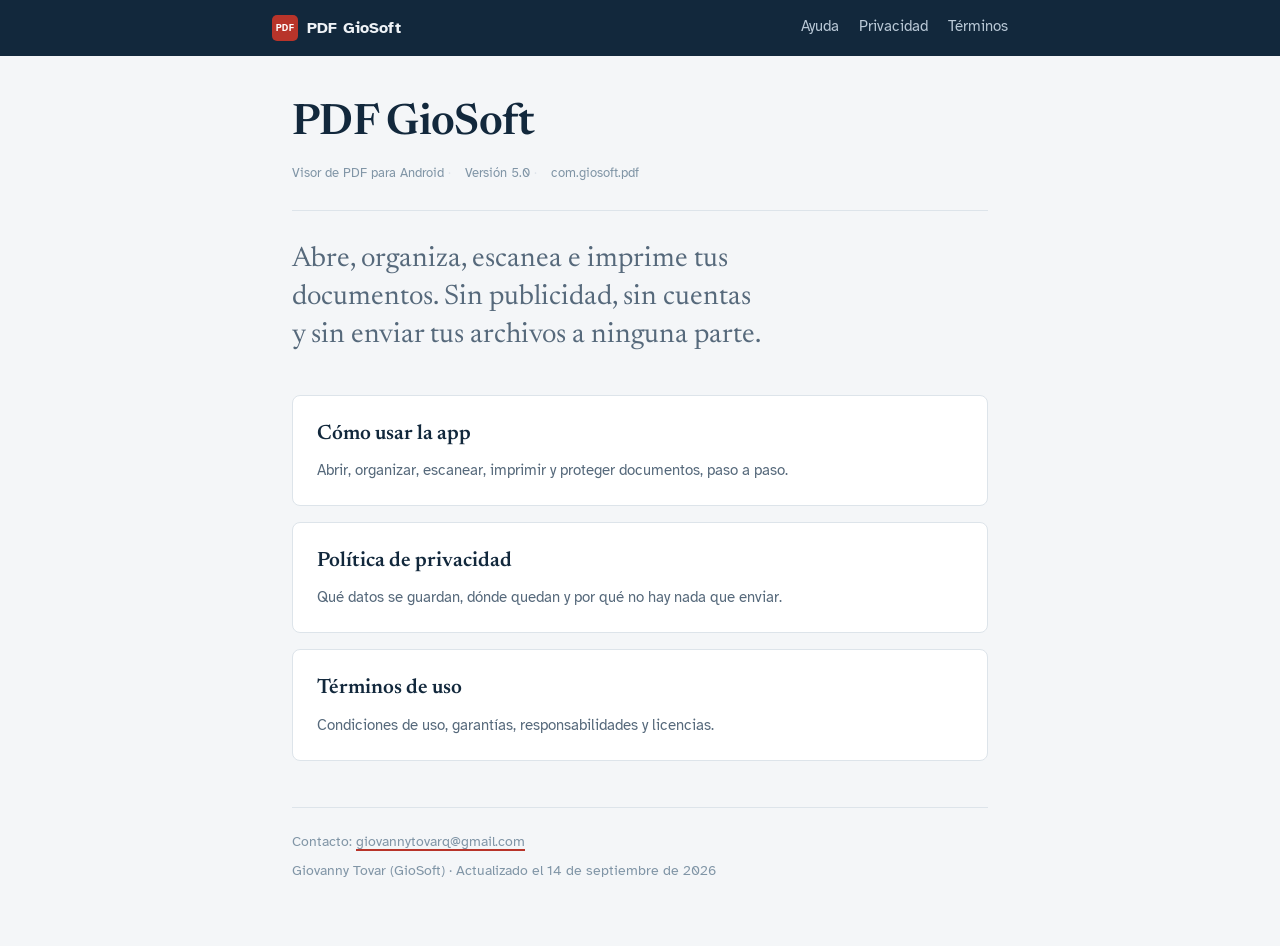
<file: web/index.html>
<!doctype html>
<html lang="es">
<head>
<meta charset="utf-8">
<meta name="viewport" content="width=device-width, initial-scale=1">
<title>PDF GioSoft · Información legal</title>
<meta name="description" content="Política de privacidad y términos de uso de PDF GioSoft, visor de PDF para Android sin publicidad.">
<link rel="preconnect" href="https://fonts.googleapis.com">
<link rel="preconnect" href="https://fonts.gstatic.com" crossorigin>
<link rel="stylesheet" href="https://fonts.googleapis.com/css2?family=Atkinson+Hyperlegible:wght@400;700&family=Newsreader:opsz,wght@6..72,500;6..72,600&display=swap">
<link rel="stylesheet" href="estilos.css">
</head>
<body>

<header class="barra">
    <div class="barra-interior">
        <a class="marca" href="index.html">
            <span class="marca-icono" aria-hidden="true">PDF</span>
            PDF GioSoft
        </a>
        <nav>
            <a href="ayuda.html">Ayuda</a>
            <a href="privacidad.html">Privacidad</a>
            <a href="terminos.html">Términos</a>
        </nav>
    </div>
</header>

<main class="hoja">
    <h1>PDF GioSoft</h1>

    <div class="ficha">
        <span>Visor de PDF para Android</span>
        <span>Versión 5.0</span>
        <span>com.giosoft.pdf</span>
    </div>

    <p class="portada-lema">
        Abre, organiza, escanea e imprime tus documentos. Sin publicidad, sin
        cuentas y sin enviar tus archivos a ninguna parte.
    </p>

    <div class="documentos">
        <a class="documento" href="ayuda.html">
            <h2>Cómo usar la app</h2>
            <p>Abrir, organizar, escanear, imprimir y proteger documentos, paso a paso.</p>
        </a>
        <a class="documento" href="privacidad.html">
            <h2>Política de privacidad</h2>
            <p>Qué datos se guardan, dónde quedan y por qué no hay nada que enviar.</p>
        </a>
        <a class="documento" href="terminos.html">
            <h2>Términos de uso</h2>
            <p>Condiciones de uso, garantías, responsabilidades y licencias.</p>
        </a>
    </div>

    <footer class="pie">
        <div>Contacto: <a href="mailto:giovannytovarq@gmail.com">giovannytovarq@gmail.com</a></div>
        <div>Giovanny Tovar (GioSoft) · Actualizado el 14 de septiembre de 2026</div>
    </footer>
</main>

</body>
</html>
</file>
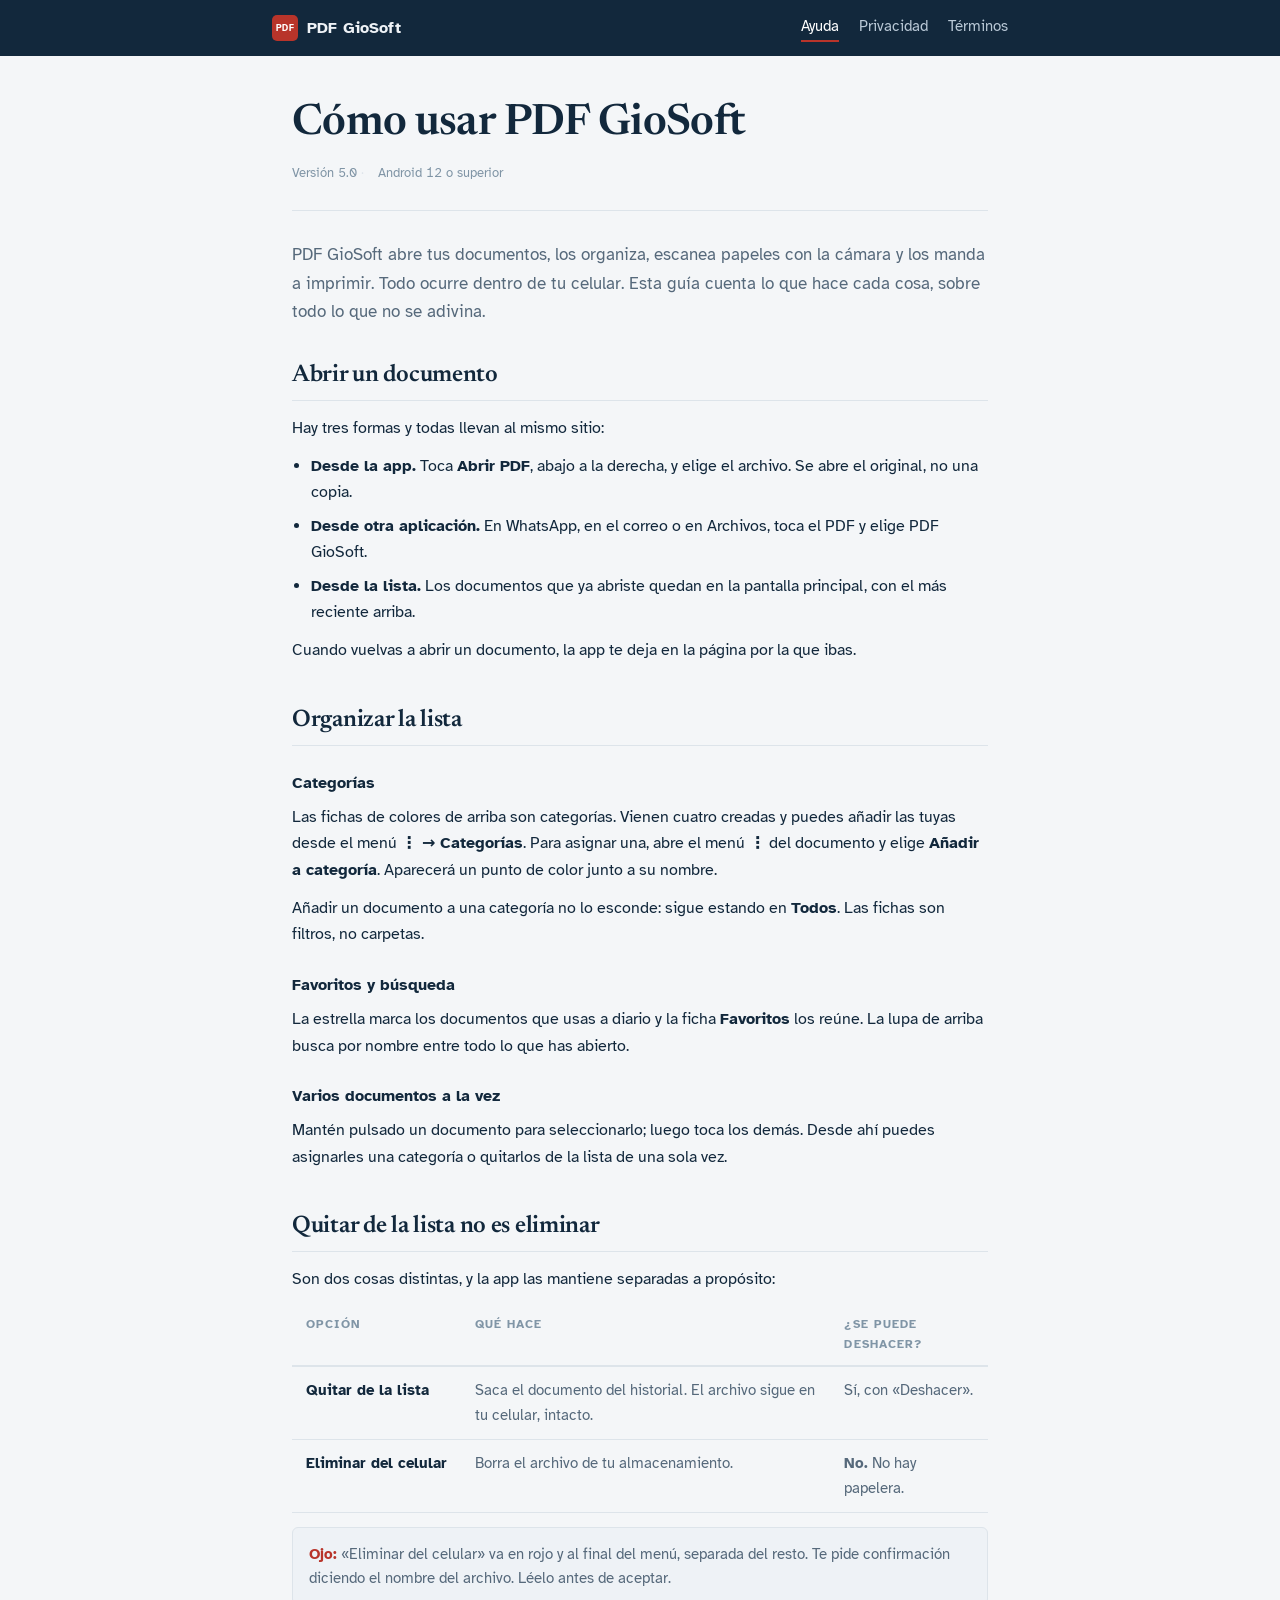
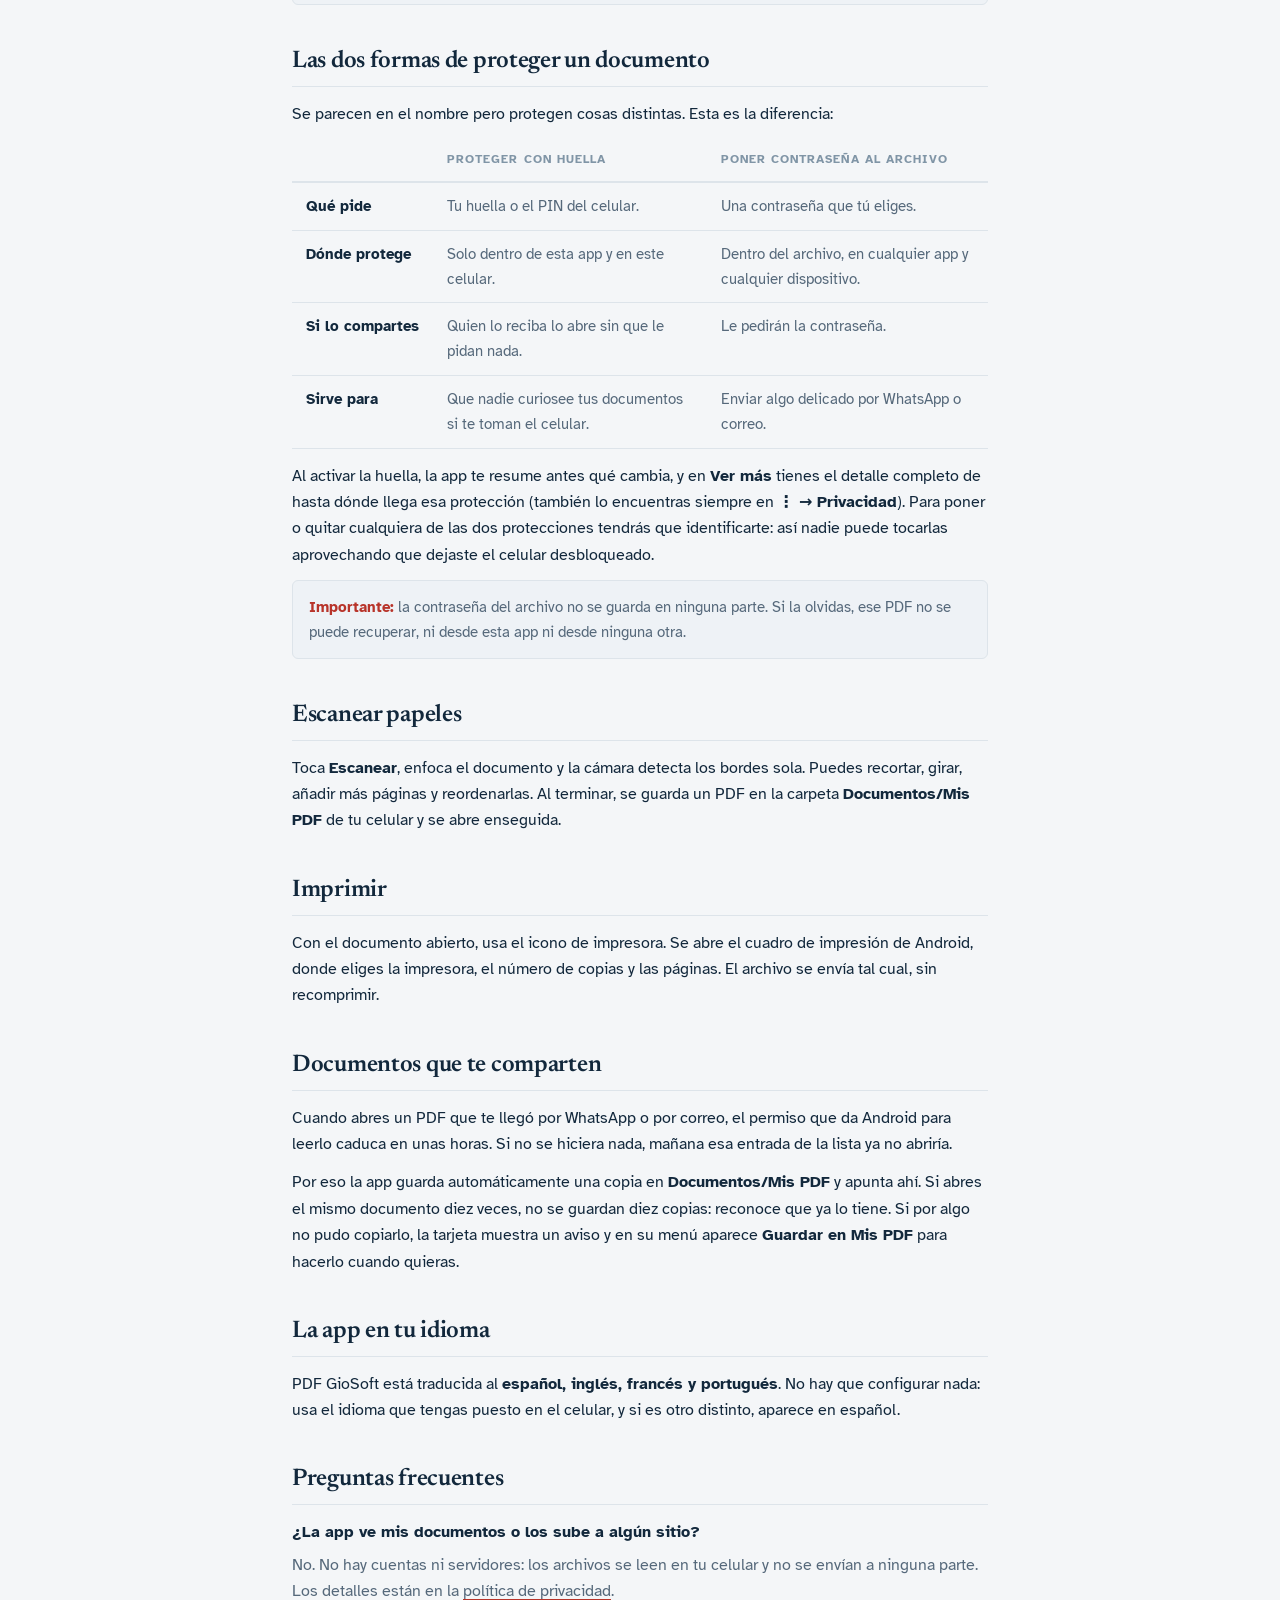
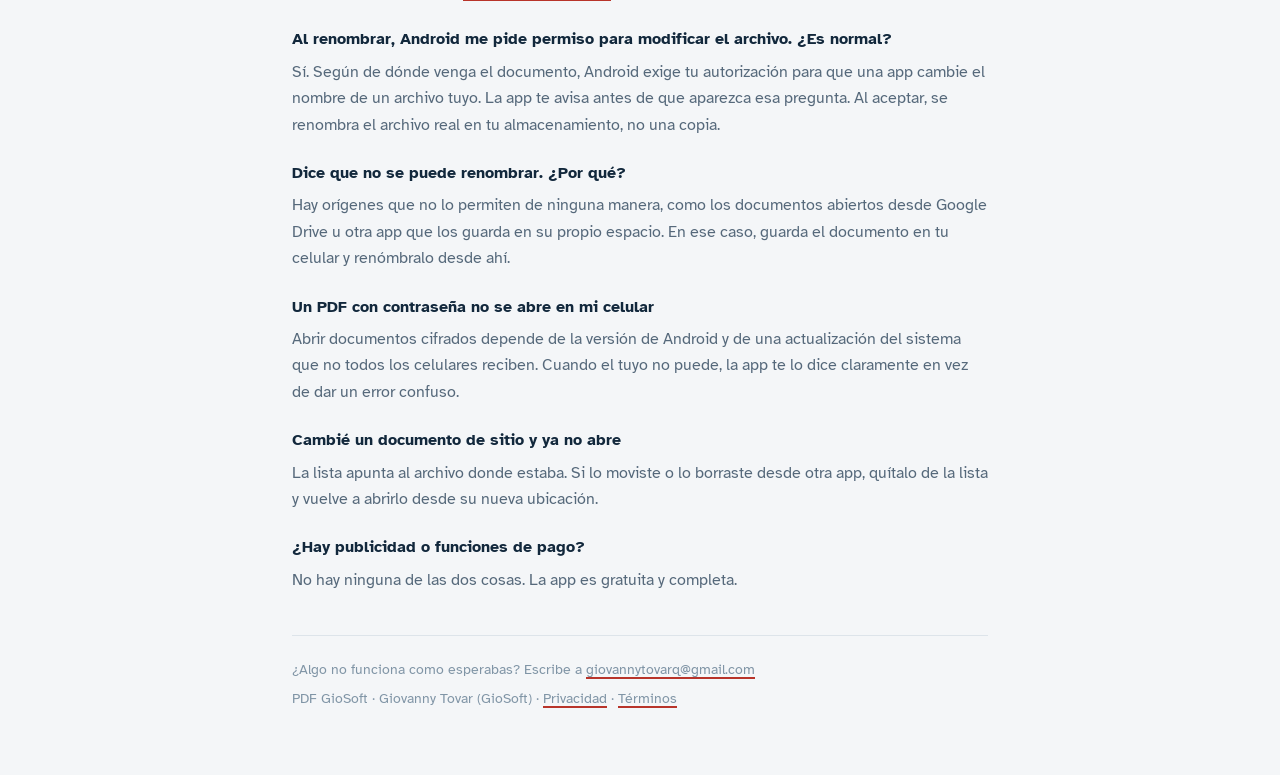
<file: web/ayuda.html>
<!doctype html>
<html lang="es">
<head>
<meta charset="utf-8">
<meta name="viewport" content="width=device-width, initial-scale=1">
<title>Cómo usar PDF GioSoft</title>
<meta name="description" content="Guía de uso de PDF GioSoft: abrir y organizar documentos, escanear, imprimir, proteger con huella o contraseña y resolver dudas frecuentes.">
<link rel="preconnect" href="https://fonts.googleapis.com">
<link rel="preconnect" href="https://fonts.gstatic.com" crossorigin>
<link rel="stylesheet" href="https://fonts.googleapis.com/css2?family=Atkinson+Hyperlegible:wght@400;700&family=Newsreader:opsz,wght@6..72,500;6..72,600&display=swap">
<link rel="stylesheet" href="estilos.css">
</head>
<body>

<header class="barra">
    <div class="barra-interior">
        <a class="marca" href="index.html">
            <span class="marca-icono" aria-hidden="true">PDF</span>
            PDF GioSoft
        </a>
        <nav>
            <a href="ayuda.html" aria-current="page">Ayuda</a>
            <a href="privacidad.html">Privacidad</a>
            <a href="terminos.html">Términos</a>
        </nav>
    </div>
</header>

<main class="hoja">
    <h1>Cómo usar PDF GioSoft</h1>

    <div class="ficha">
        <span>Versión 5.0</span>
        <span>Android 12 o superior</span>
    </div>

    <p class="entrada">
        PDF GioSoft abre tus documentos, los organiza, escanea papeles con la
        cámara y los manda a imprimir. Todo ocurre dentro de tu celular. Esta
        guía cuenta lo que hace cada cosa, sobre todo lo que no se adivina.
    </p>

    <section class="seccion">
        <h2>Abrir un documento</h2>
        <p>
            Hay tres formas y todas llevan al mismo sitio:
        </p>
        <ul>
            <li>
                <strong>Desde la app.</strong> Toca <strong>Abrir PDF</strong>,
                abajo a la derecha, y elige el archivo. Se abre el original, no
                una copia.
            </li>
            <li>
                <strong>Desde otra aplicación.</strong> En WhatsApp, en el
                correo o en Archivos, toca el PDF y elige PDF GioSoft.
            </li>
            <li>
                <strong>Desde la lista.</strong> Los documentos que ya abriste
                quedan en la pantalla principal, con el más reciente arriba.
            </li>
        </ul>
        <p>
            Cuando vuelvas a abrir un documento, la app te deja en la página por
            la que ibas.
        </p>
    </section>

    <section class="seccion">
        <h2>Organizar la lista</h2>

        <h3>Categorías</h3>
        <p>
            Las fichas de colores de arriba son categorías. Vienen cuatro
            creadas y puedes añadir las tuyas desde el menú <strong>⋮ →
            Categorías</strong>. Para asignar una, abre el menú <strong>⋮</strong>
            del documento y elige <strong>Añadir a categoría</strong>. Aparecerá
            un punto de color junto a su nombre.
        </p>
        <p>
            Añadir un documento a una categoría no lo esconde: sigue estando en
            <strong>Todos</strong>. Las fichas son filtros, no carpetas.
        </p>

        <h3>Favoritos y búsqueda</h3>
        <p>
            La estrella marca los documentos que usas a diario y la ficha
            <strong>Favoritos</strong> los reúne. La lupa de arriba busca por
            nombre entre todo lo que has abierto.
        </p>

        <h3>Varios documentos a la vez</h3>
        <p>
            Mantén pulsado un documento para seleccionarlo; luego toca los demás.
            Desde ahí puedes asignarles una categoría o quitarlos de la lista de
            una sola vez.
        </p>
    </section>

    <section class="seccion">
        <h2>Quitar de la lista no es eliminar</h2>
        <p>
            Son dos cosas distintas, y la app las mantiene separadas a propósito:
        </p>
        <div class="tabla">
            <table>
                <thead>
                    <tr>
                        <th scope="col">Opción</th>
                        <th scope="col">Qué hace</th>
                        <th scope="col">¿Se puede deshacer?</th>
                    </tr>
                </thead>
                <tbody>
                    <tr>
                        <th scope="row">Quitar de la lista</th>
                        <td>Saca el documento del historial. El archivo sigue en tu celular, intacto.</td>
                        <td>Sí, con «Deshacer».</td>
                    </tr>
                    <tr>
                        <th scope="row">Eliminar del celular</th>
                        <td>Borra el archivo de tu almacenamiento.</td>
                        <td><strong>No.</strong> No hay papelera.</td>
                    </tr>
                </tbody>
            </table>
        </div>
        <p class="nota">
            <strong>Ojo:</strong> «Eliminar del celular» va en rojo y al final del
            menú, separada del resto. Te pide confirmación diciendo el nombre del
            archivo. Léelo antes de aceptar.
        </p>
    </section>

    <section class="seccion">
        <h2>Las dos formas de proteger un documento</h2>
        <p>
            Se parecen en el nombre pero protegen cosas distintas. Esta es la
            diferencia:
        </p>
        <div class="tabla">
            <table>
                <thead>
                    <tr>
                        <th scope="col"></th>
                        <th scope="col">Proteger con huella</th>
                        <th scope="col">Poner contraseña al archivo</th>
                    </tr>
                </thead>
                <tbody>
                    <tr>
                        <th scope="row">Qué pide</th>
                        <td>Tu huella o el PIN del celular.</td>
                        <td>Una contraseña que tú eliges.</td>
                    </tr>
                    <tr>
                        <th scope="row">Dónde protege</th>
                        <td>Solo dentro de esta app y en este celular.</td>
                        <td>Dentro del archivo, en cualquier app y cualquier dispositivo.</td>
                    </tr>
                    <tr>
                        <th scope="row">Si lo compartes</th>
                        <td>Quien lo reciba lo abre sin que le pidan nada.</td>
                        <td>Le pedirán la contraseña.</td>
                    </tr>
                    <tr>
                        <th scope="row">Sirve para</th>
                        <td>Que nadie curiosee tus documentos si te toman el celular.</td>
                        <td>Enviar algo delicado por WhatsApp o correo.</td>
                    </tr>
                </tbody>
            </table>
        </div>
        <p>
            Al activar la huella, la app te resume antes qué cambia, y en
            <strong>Ver más</strong> tienes el detalle completo de hasta dónde
            llega esa protección (también lo encuentras siempre en
            <strong>⋮ → Privacidad</strong>). Para poner o quitar cualquiera de
            las dos protecciones tendrás que identificarte: así nadie puede
            tocarlas aprovechando que dejaste el celular desbloqueado.
        </p>
        <p class="nota">
            <strong>Importante:</strong> la contraseña del archivo no se guarda
            en ninguna parte. Si la olvidas, ese PDF no se puede recuperar, ni
            desde esta app ni desde ninguna otra.
        </p>
    </section>

    <section class="seccion">
        <h2>Escanear papeles</h2>
        <p>
            Toca <strong>Escanear</strong>, enfoca el documento y la cámara
            detecta los bordes sola. Puedes recortar, girar, añadir más páginas y
            reordenarlas. Al terminar, se guarda un PDF en la carpeta
            <strong>Documentos/Mis PDF</strong> de tu celular y se abre
            enseguida.
        </p>
    </section>

    <section class="seccion">
        <h2>Imprimir</h2>
        <p>
            Con el documento abierto, usa el icono de impresora. Se abre el
            cuadro de impresión de Android, donde eliges la impresora, el número
            de copias y las páginas. El archivo se envía tal cual, sin
            recomprimir.
        </p>
    </section>

    <section class="seccion">
        <h2>Documentos que te comparten</h2>
        <p>
            Cuando abres un PDF que te llegó por WhatsApp o por correo, el
            permiso que da Android para leerlo caduca en unas horas. Si no se
            hiciera nada, mañana esa entrada de la lista ya no abriría.
        </p>
        <p>
            Por eso la app guarda automáticamente una copia en
            <strong>Documentos/Mis PDF</strong> y apunta ahí. Si abres el mismo
            documento diez veces, no se guardan diez copias: reconoce que ya lo
            tiene. Si por algo no pudo copiarlo, la tarjeta muestra un aviso y en
            su menú aparece <strong>Guardar en Mis PDF</strong> para hacerlo
            cuando quieras.
        </p>
    </section>

    <section class="seccion">
        <h2>La app en tu idioma</h2>
        <p>
            PDF GioSoft está traducida al <strong>español, inglés, francés y
            portugués</strong>. No hay que configurar nada: usa el idioma que
            tengas puesto en el celular, y si es otro distinto, aparece en
            español.
        </p>
    </section>

    <section class="seccion">
        <h2>Preguntas frecuentes</h2>
        <div class="faq">
            <div>
                <h3>¿La app ve mis documentos o los sube a algún sitio?</h3>
                <p>
                    No. No hay cuentas ni servidores: los archivos se leen en tu
                    celular y no se envían a ninguna parte. Los detalles están en
                    la <a href="privacidad.html">política de privacidad</a>.
                </p>
            </div>

            <div>
                <h3>Al renombrar, Android me pide permiso para modificar el archivo. ¿Es normal?</h3>
                <p>
                    Sí. Según de dónde venga el documento, Android exige tu
                    autorización para que una app cambie el nombre de un archivo
                    tuyo. La app te avisa antes de que aparezca esa pregunta. Al
                    aceptar, se renombra el archivo real en tu almacenamiento,
                    no una copia.
                </p>
            </div>

            <div>
                <h3>Dice que no se puede renombrar. ¿Por qué?</h3>
                <p>
                    Hay orígenes que no lo permiten de ninguna manera, como los
                    documentos abiertos desde Google Drive u otra app que los
                    guarda en su propio espacio. En ese caso, guarda el documento
                    en tu celular y renómbralo desde ahí.
                </p>
            </div>

            <div>
                <h3>Un PDF con contraseña no se abre en mi celular</h3>
                <p>
                    Abrir documentos cifrados depende de la versión de Android y
                    de una actualización del sistema que no todos los celulares
                    reciben. Cuando el tuyo no puede, la app te lo dice
                    claramente en vez de dar un error confuso.
                </p>
            </div>

            <div>
                <h3>Cambié un documento de sitio y ya no abre</h3>
                <p>
                    La lista apunta al archivo donde estaba. Si lo moviste o lo
                    borraste desde otra app, quítalo de la lista y vuelve a
                    abrirlo desde su nueva ubicación.
                </p>
            </div>

            <div>
                <h3>¿Hay publicidad o funciones de pago?</h3>
                <p>
                    No hay ninguna de las dos cosas. La app es gratuita y
                    completa.
                </p>
            </div>
        </div>
    </section>

    <footer class="pie">
        <div>¿Algo no funciona como esperabas? Escribe a <a href="mailto:giovannytovarq@gmail.com">giovannytovarq@gmail.com</a></div>
        <div>PDF GioSoft · Giovanny Tovar (GioSoft) · <a href="privacidad.html">Privacidad</a> · <a href="terminos.html">Términos</a></div>
    </footer>
</main>

</body>
</html>
</file>
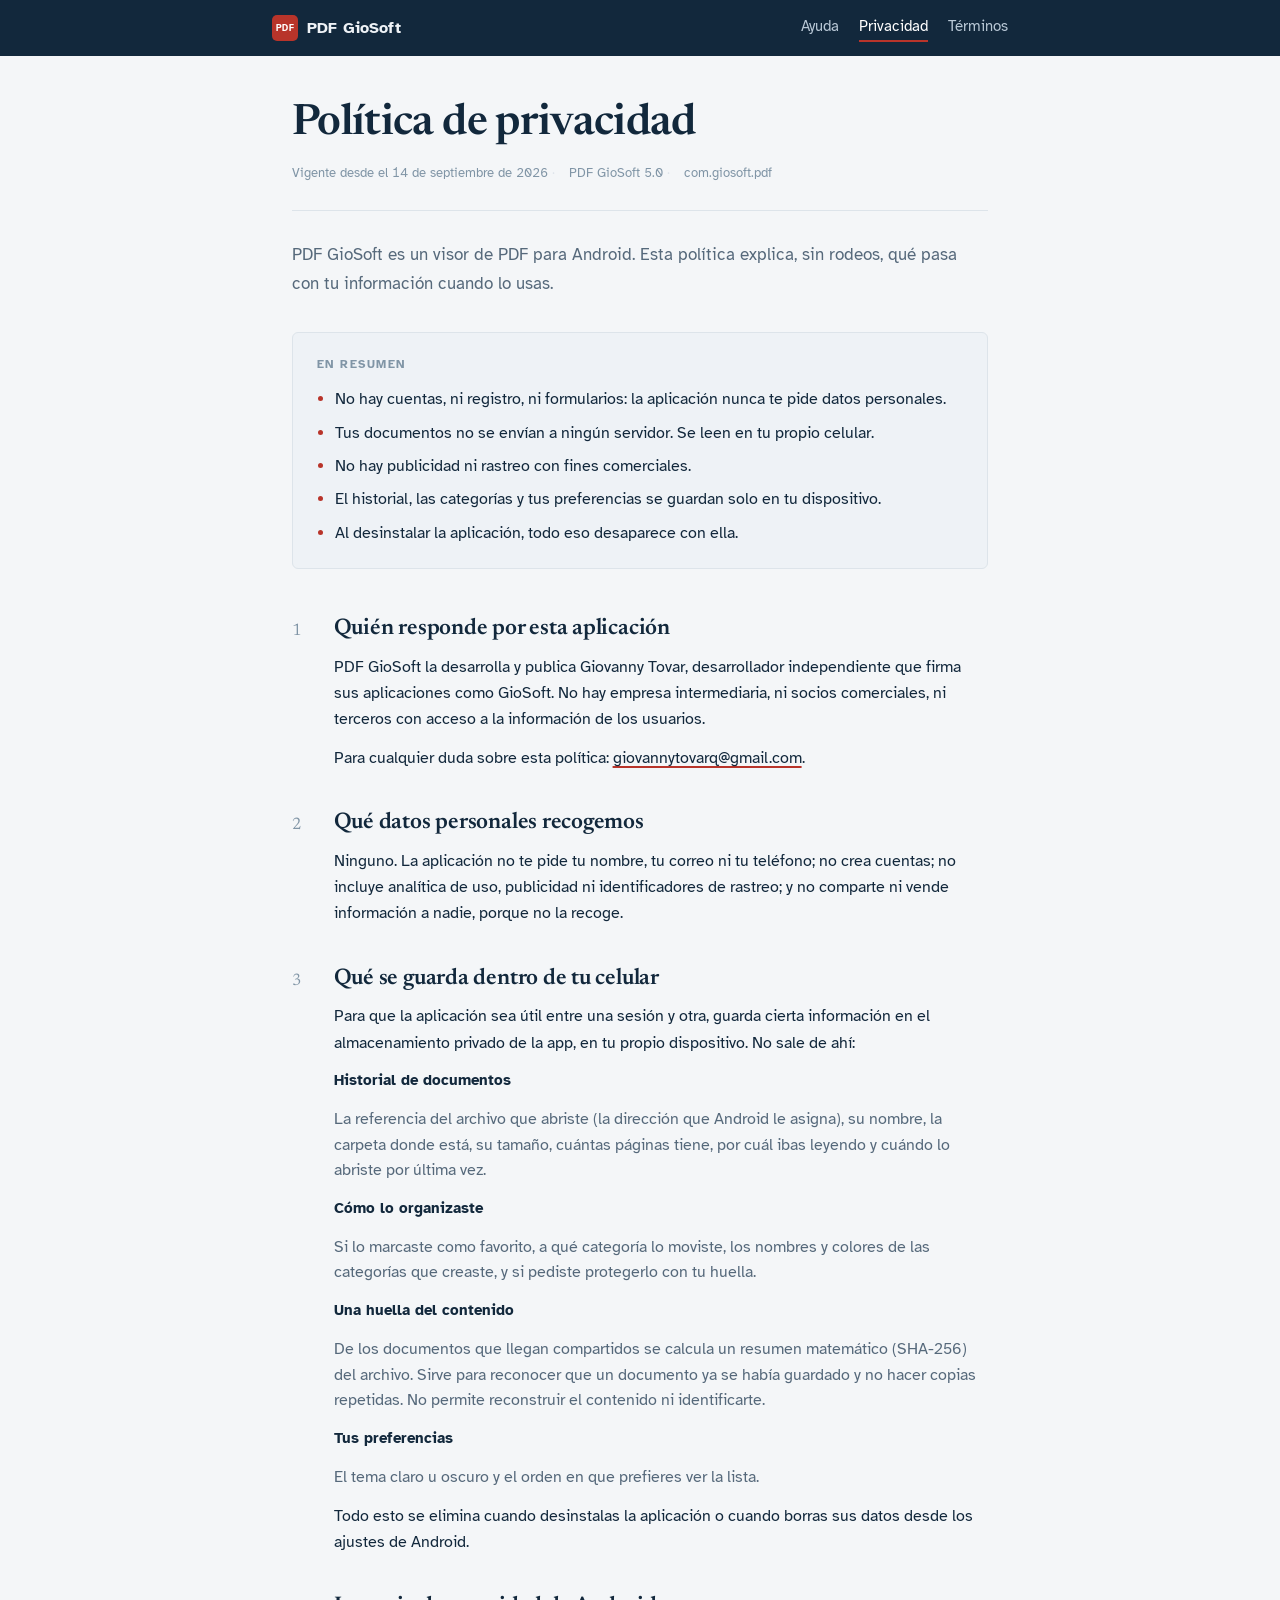
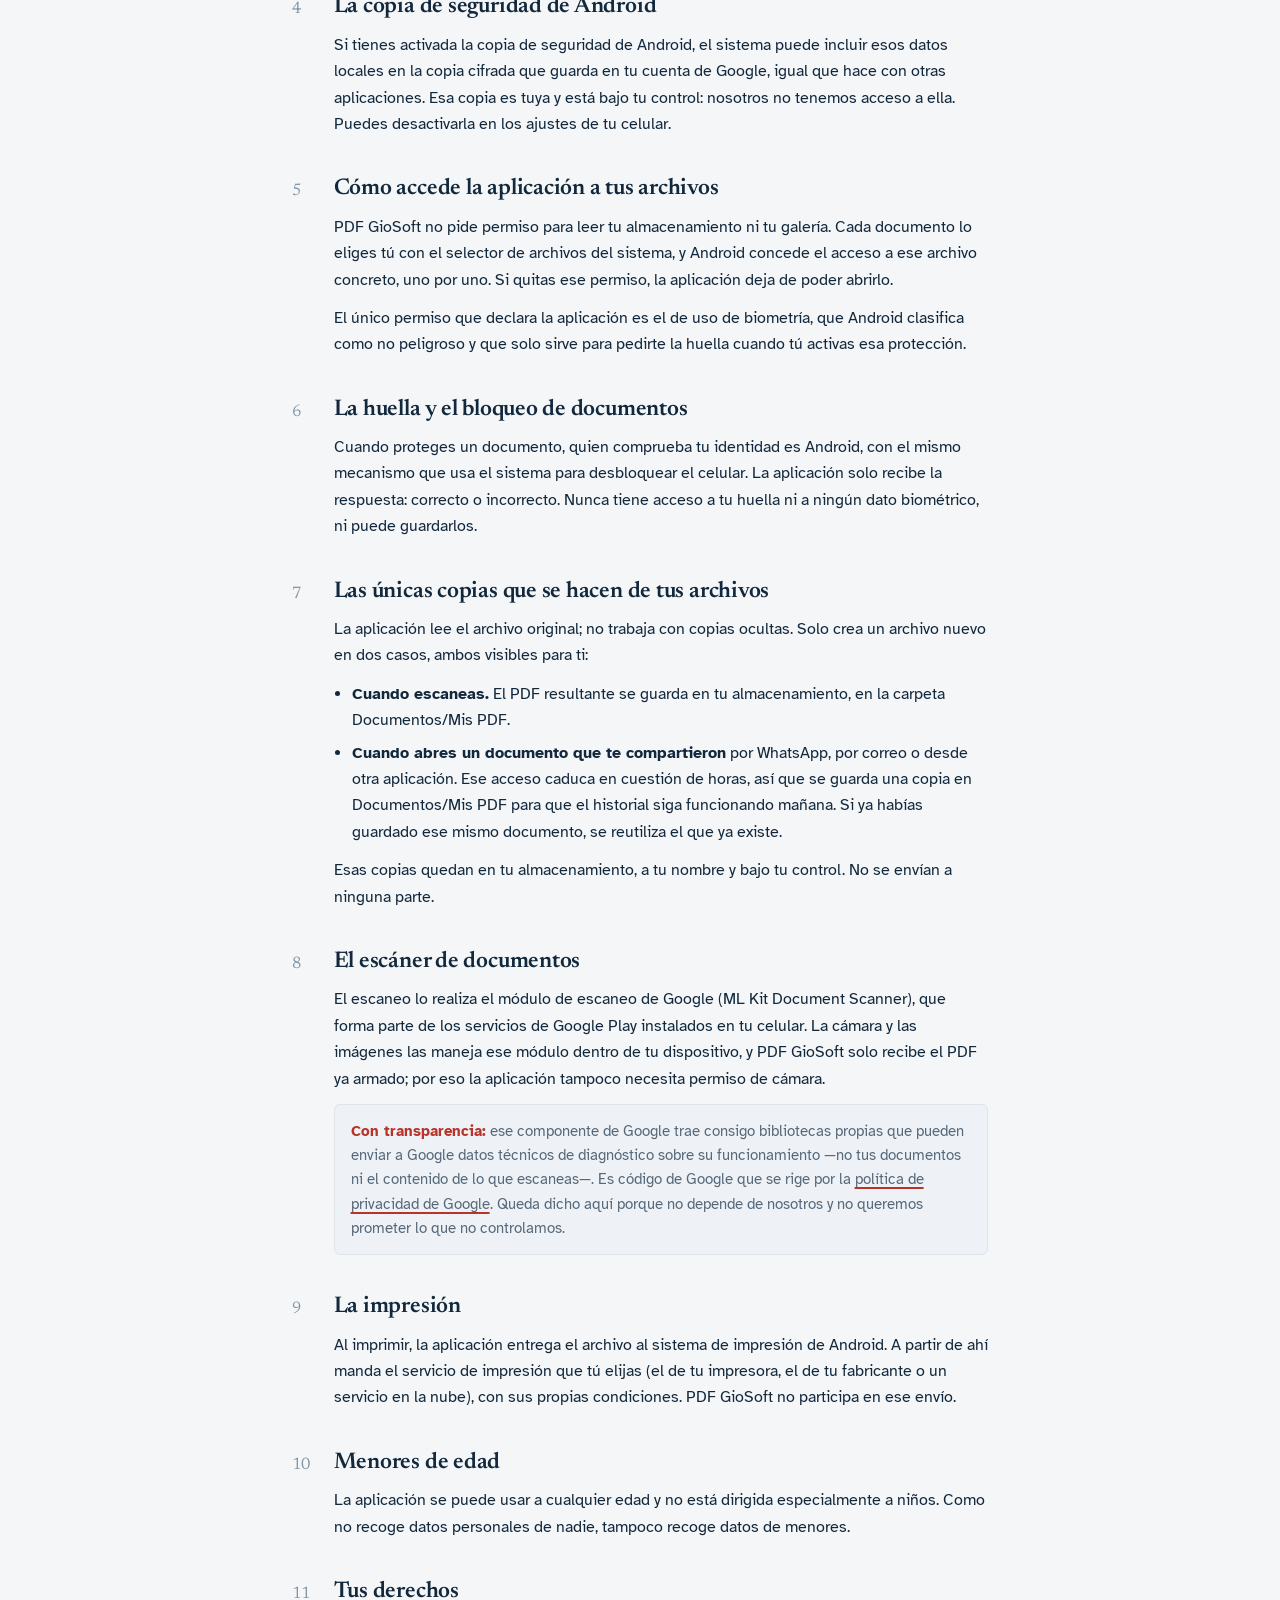
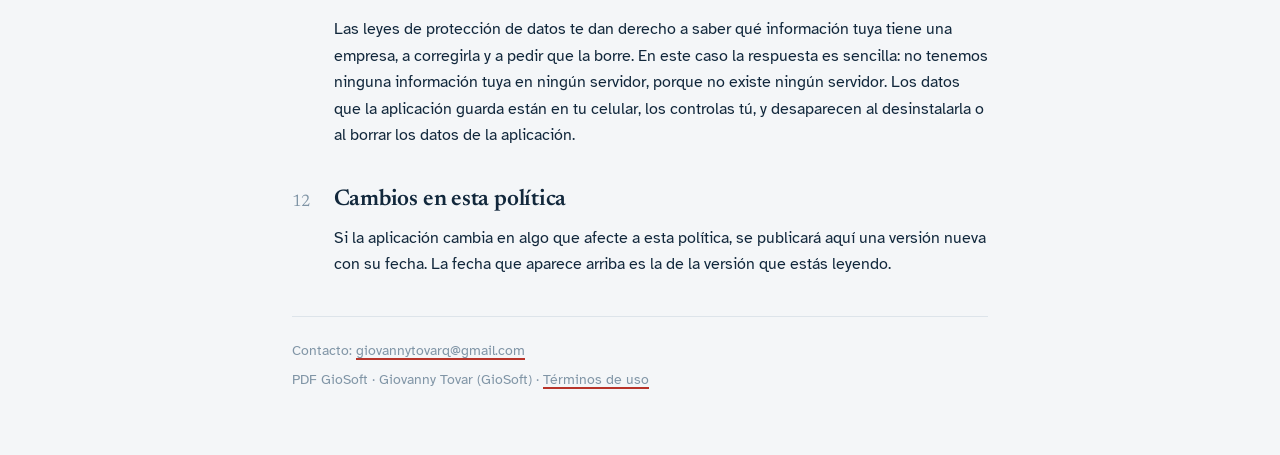
<file: web/privacidad.html>
<!doctype html>
<html lang="es">
<head>
<meta charset="utf-8">
<meta name="viewport" content="width=device-width, initial-scale=1">
<title>Política de privacidad · PDF GioSoft</title>
<meta name="description" content="Política de privacidad de PDF GioSoft, visor de PDF para Android: no recoge datos personales, no muestra publicidad y no envía tus documentos a ningún servidor.">
<link rel="preconnect" href="https://fonts.googleapis.com">
<link rel="preconnect" href="https://fonts.gstatic.com" crossorigin>
<link rel="stylesheet" href="https://fonts.googleapis.com/css2?family=Atkinson+Hyperlegible:wght@400;700&family=Newsreader:opsz,wght@6..72,500;6..72,600&display=swap">
<link rel="stylesheet" href="estilos.css">
</head>
<body>

<header class="barra">
    <div class="barra-interior">
        <a class="marca" href="index.html">
            <span class="marca-icono" aria-hidden="true">PDF</span>
            PDF GioSoft
        </a>
        <nav>
            <a href="ayuda.html">Ayuda</a>
            <a href="privacidad.html" aria-current="page">Privacidad</a>
            <a href="terminos.html">Términos</a>
        </nav>
    </div>
</header>

<main class="hoja">
    <h1>Política de privacidad</h1>

    <div class="ficha">
        <span>Vigente desde el 14 de septiembre de 2026</span>
        <span>PDF GioSoft 5.0</span>
        <span>com.giosoft.pdf</span>
    </div>

    <p class="entrada">
        PDF GioSoft es un visor de PDF para Android. Esta política explica, sin
        rodeos, qué pasa con tu información cuando lo usas.
    </p>

    <section class="resumen">
        <h2>En resumen</h2>
        <ul>
            <li>No hay cuentas, ni registro, ni formularios: la aplicación nunca te pide datos personales.</li>
            <li>Tus documentos no se envían a ningún servidor. Se leen en tu propio celular.</li>
            <li>No hay publicidad ni rastreo con fines comerciales.</li>
            <li>El historial, las categorías y tus preferencias se guardan solo en tu dispositivo.</li>
            <li>Al desinstalar la aplicación, todo eso desaparece con ella.</li>
        </ul>
    </section>

    <section class="clausula">
        <div class="numero">1</div>
        <div>
            <h2>Quién responde por esta aplicación</h2>
            <p>
                PDF GioSoft la desarrolla y publica Giovanny Tovar, desarrollador
                independiente que firma sus aplicaciones como GioSoft. No hay empresa
                intermediaria, ni socios comerciales, ni terceros con acceso a la
                información de los usuarios.
            </p>
            <p>
                Para cualquier duda sobre esta política:
                <a href="mailto:giovannytovarq@gmail.com">giovannytovarq@gmail.com</a>.
            </p>
        </div>
    </section>

    <section class="clausula">
        <div class="numero">2</div>
        <div>
            <h2>Qué datos personales recogemos</h2>
            <p>
                Ninguno. La aplicación no te pide tu nombre, tu correo ni tu teléfono;
                no crea cuentas; no incluye analítica de uso, publicidad ni
                identificadores de rastreo; y no comparte ni vende información a nadie,
                porque no la recoge.
            </p>
        </div>
    </section>

    <section class="clausula">
        <div class="numero">3</div>
        <div>
            <h2>Qué se guarda dentro de tu celular</h2>
            <p>
                Para que la aplicación sea útil entre una sesión y otra, guarda cierta
                información en el almacenamiento privado de la app, en tu propio
                dispositivo. No sale de ahí:
            </p>
            <dl>
                <dt>Historial de documentos</dt>
                <dd>
                    La referencia del archivo que abriste (la dirección que Android le
                    asigna), su nombre, la carpeta donde está, su tamaño, cuántas
                    páginas tiene, por cuál ibas leyendo y cuándo lo abriste por última
                    vez.
                </dd>

                <dt>Cómo lo organizaste</dt>
                <dd>
                    Si lo marcaste como favorito, a qué categoría lo moviste, los
                    nombres y colores de las categorías que creaste, y si pediste
                    protegerlo con tu huella.
                </dd>

                <dt>Una huella del contenido</dt>
                <dd>
                    De los documentos que llegan compartidos se calcula un resumen
                    matemático (SHA-256) del archivo. Sirve para reconocer que un
                    documento ya se había guardado y no hacer copias repetidas. No
                    permite reconstruir el contenido ni identificarte.
                </dd>

                <dt>Tus preferencias</dt>
                <dd>El tema claro u oscuro y el orden en que prefieres ver la lista.</dd>
            </dl>
            <p>
                Todo esto se elimina cuando desinstalas la aplicación o cuando borras
                sus datos desde los ajustes de Android.
            </p>
        </div>
    </section>

    <section class="clausula">
        <div class="numero">4</div>
        <div>
            <h2>La copia de seguridad de Android</h2>
            <p>
                Si tienes activada la copia de seguridad de Android, el sistema puede
                incluir esos datos locales en la copia cifrada que guarda en tu cuenta
                de Google, igual que hace con otras aplicaciones. Esa copia es tuya y
                está bajo tu control: nosotros no tenemos acceso a ella. Puedes
                desactivarla en los ajustes de tu celular.
            </p>
        </div>
    </section>

    <section class="clausula">
        <div class="numero">5</div>
        <div>
            <h2>Cómo accede la aplicación a tus archivos</h2>
            <p>
                PDF GioSoft no pide permiso para leer tu almacenamiento ni tu galería.
                Cada documento lo eliges tú con el selector de archivos del sistema, y
                Android concede el acceso a ese archivo concreto, uno por uno. Si
                quitas ese permiso, la aplicación deja de poder abrirlo.
            </p>
            <p>
                El único permiso que declara la aplicación es el de uso de biometría,
                que Android clasifica como no peligroso y que solo sirve para pedirte
                la huella cuando tú activas esa protección.
            </p>
        </div>
    </section>

    <section class="clausula">
        <div class="numero">6</div>
        <div>
            <h2>La huella y el bloqueo de documentos</h2>
            <p>
                Cuando proteges un documento, quien comprueba tu identidad es Android,
                con el mismo mecanismo que usa el sistema para desbloquear el celular.
                La aplicación solo recibe la respuesta: correcto o incorrecto. Nunca
                tiene acceso a tu huella ni a ningún dato biométrico, ni puede
                guardarlos.
            </p>
        </div>
    </section>

    <section class="clausula">
        <div class="numero">7</div>
        <div>
            <h2>Las únicas copias que se hacen de tus archivos</h2>
            <p>
                La aplicación lee el archivo original; no trabaja con copias ocultas.
                Solo crea un archivo nuevo en dos casos, ambos visibles para ti:
            </p>
            <ul>
                <li>
                    <strong>Cuando escaneas.</strong> El PDF resultante se guarda en tu
                    almacenamiento, en la carpeta Documentos/Mis PDF.
                </li>
                <li>
                    <strong>Cuando abres un documento que te compartieron</strong> por
                    WhatsApp, por correo o desde otra aplicación. Ese acceso caduca en
                    cuestión de horas, así que se guarda una copia en Documentos/Mis PDF
                    para que el historial siga funcionando mañana. Si ya habías guardado
                    ese mismo documento, se reutiliza el que ya existe.
                </li>
            </ul>
            <p>
                Esas copias quedan en tu almacenamiento, a tu nombre y bajo tu control.
                No se envían a ninguna parte.
            </p>
        </div>
    </section>

    <section class="clausula">
        <div class="numero">8</div>
        <div>
            <h2>El escáner de documentos</h2>
            <p>
                El escaneo lo realiza el módulo de escaneo de Google (ML Kit Document
                Scanner), que forma parte de los servicios de Google Play instalados en
                tu celular. La cámara y las imágenes las maneja ese módulo dentro de tu
                dispositivo, y PDF GioSoft solo recibe el PDF ya armado; por eso la
                aplicación tampoco necesita permiso de cámara.
            </p>
            <p class="nota">
                <strong>Con transparencia:</strong> ese componente de Google trae
                consigo bibliotecas propias que pueden enviar a Google datos técnicos de
                diagnóstico sobre su funcionamiento —no tus documentos ni el contenido
                de lo que escaneas—. Es código de Google que se rige por la
                <a href="https://policies.google.com/privacy" target="_blank" rel="noopener">política de privacidad de Google</a>.
                Queda dicho aquí porque no depende de nosotros y no queremos prometer lo
                que no controlamos.
            </p>
        </div>
    </section>

    <section class="clausula">
        <div class="numero">9</div>
        <div>
            <h2>La impresión</h2>
            <p>
                Al imprimir, la aplicación entrega el archivo al sistema de impresión de
                Android. A partir de ahí manda el servicio de impresión que tú elijas
                (el de tu impresora, el de tu fabricante o un servicio en la nube), con
                sus propias condiciones. PDF GioSoft no participa en ese envío.
            </p>
        </div>
    </section>

    <section class="clausula">
        <div class="numero">10</div>
        <div>
            <h2>Menores de edad</h2>
            <p>
                La aplicación se puede usar a cualquier edad y no está dirigida
                especialmente a niños. Como no recoge datos personales de nadie, tampoco
                recoge datos de menores.
            </p>
        </div>
    </section>

    <section class="clausula">
        <div class="numero">11</div>
        <div>
            <h2>Tus derechos</h2>
            <p>
                Las leyes de protección de datos te dan derecho a saber qué información
                tuya tiene una empresa, a corregirla y a pedir que la borre. En este
                caso la respuesta es sencilla: no tenemos ninguna información tuya en
                ningún servidor, porque no existe ningún servidor. Los datos que la
                aplicación guarda están en tu celular, los controlas tú, y desaparecen
                al desinstalarla o al borrar los datos de la aplicación.
            </p>
        </div>
    </section>

    <section class="clausula">
        <div class="numero">12</div>
        <div>
            <h2>Cambios en esta política</h2>
            <p>
                Si la aplicación cambia en algo que afecte a esta política, se publicará
                aquí una versión nueva con su fecha. La fecha que aparece arriba es la
                de la versión que estás leyendo.
            </p>
        </div>
    </section>

    <footer class="pie">
        <div>Contacto: <a href="mailto:giovannytovarq@gmail.com">giovannytovarq@gmail.com</a></div>
        <div>PDF GioSoft · Giovanny Tovar (GioSoft) · <a href="terminos.html">Términos de uso</a></div>
    </footer>
</main>

</body>
</html>
</file>
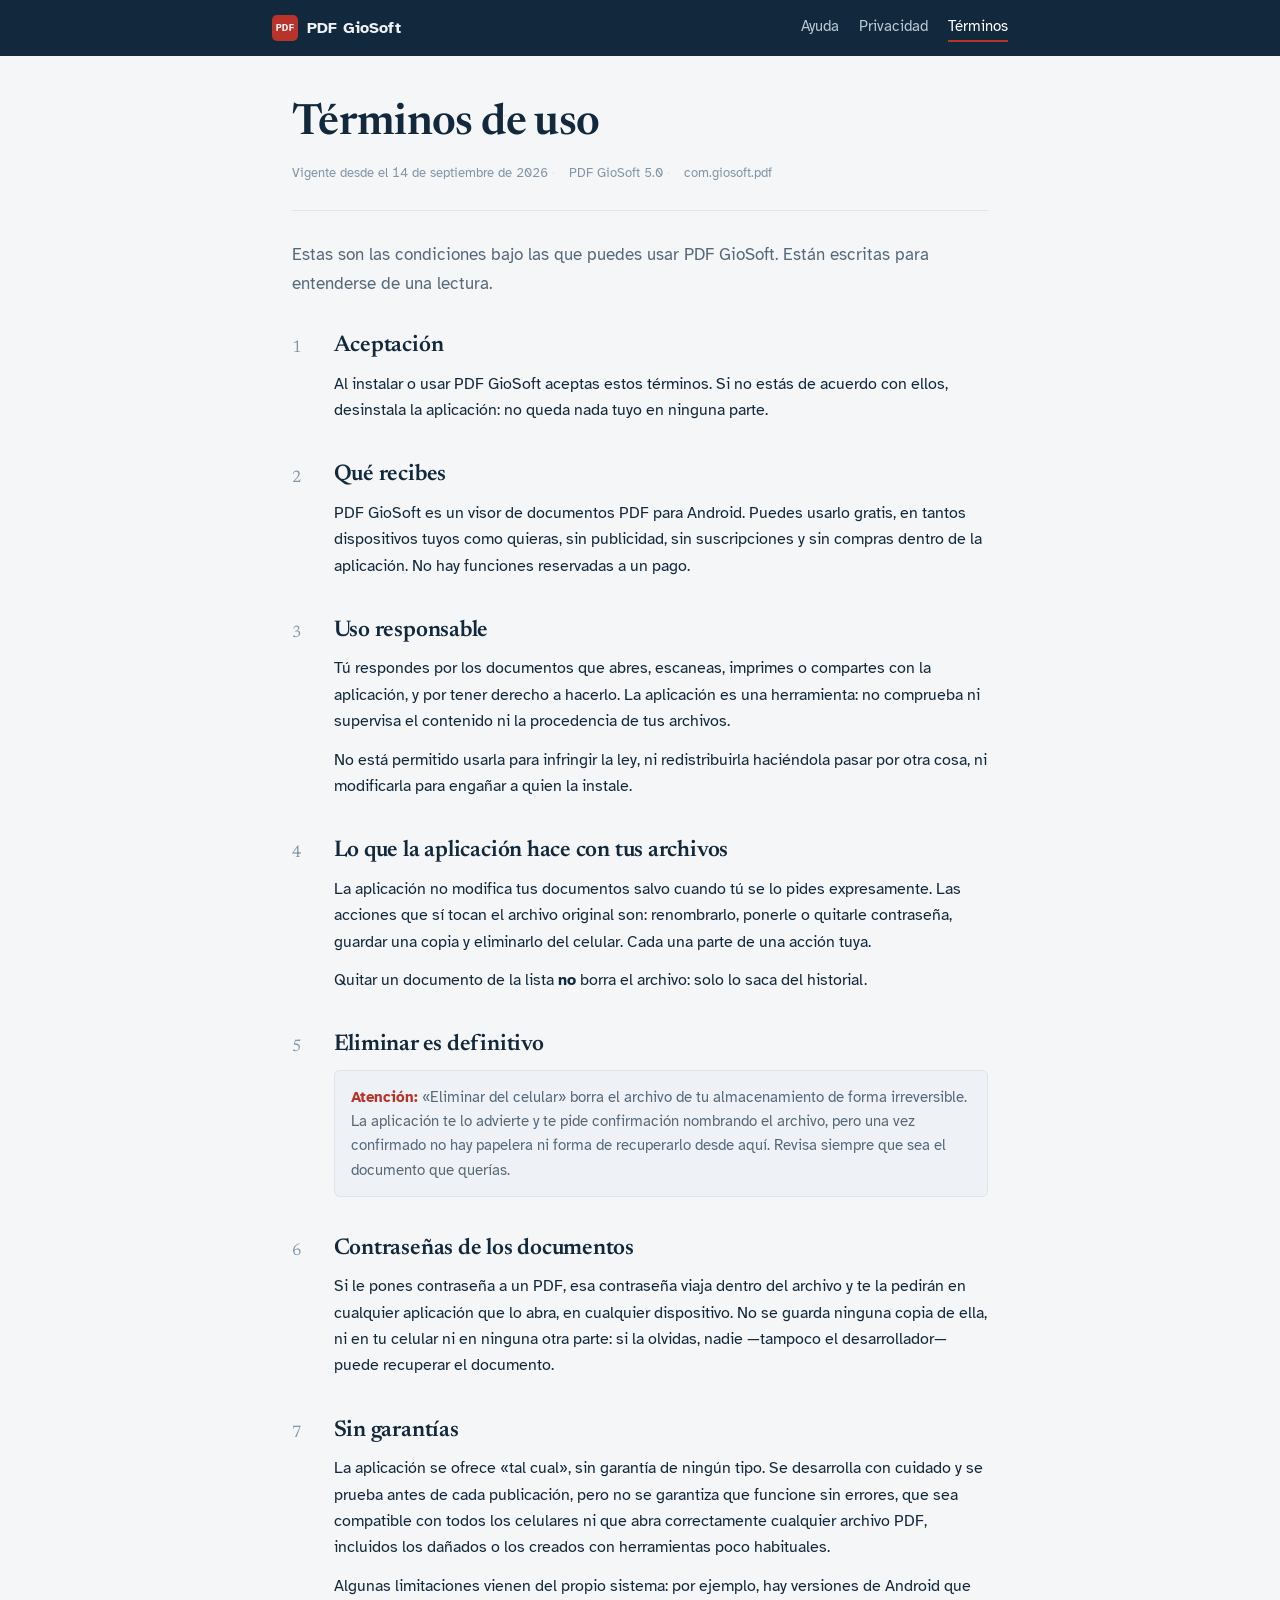
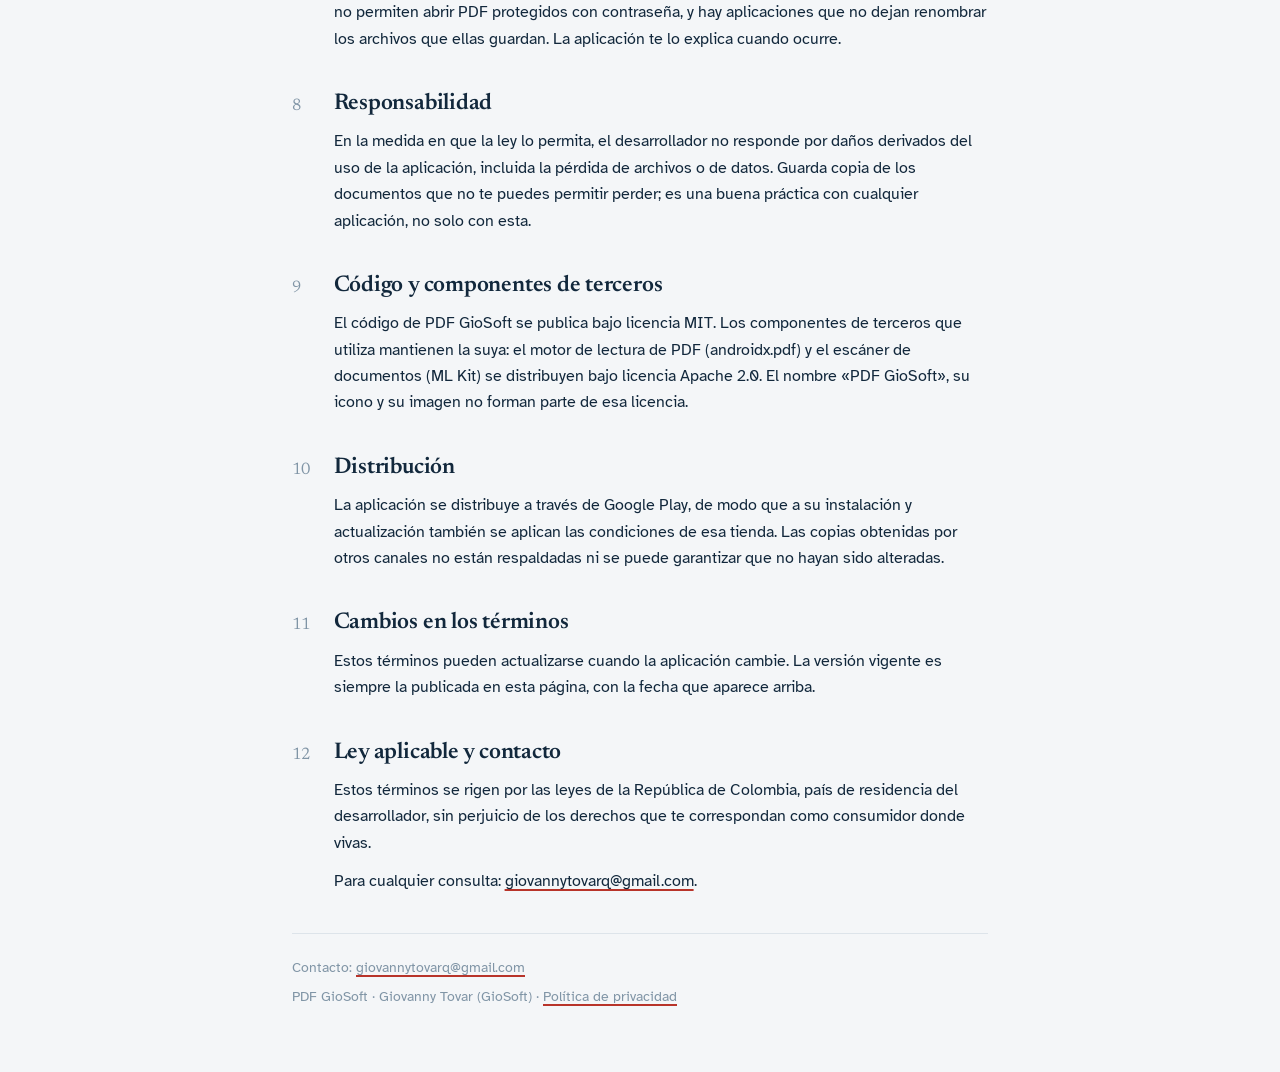
<file: web/terminos.html>
<!doctype html>
<html lang="es">
<head>
<meta charset="utf-8">
<meta name="viewport" content="width=device-width, initial-scale=1">
<title>Términos de uso · PDF GioSoft</title>
<meta name="description" content="Términos de uso de PDF GioSoft, visor de PDF para Android: condiciones de uso, garantías y responsabilidades.">
<link rel="preconnect" href="https://fonts.googleapis.com">
<link rel="preconnect" href="https://fonts.gstatic.com" crossorigin>
<link rel="stylesheet" href="https://fonts.googleapis.com/css2?family=Atkinson+Hyperlegible:wght@400;700&family=Newsreader:opsz,wght@6..72,500;6..72,600&display=swap">
<link rel="stylesheet" href="estilos.css">
</head>
<body>

<header class="barra">
    <div class="barra-interior">
        <a class="marca" href="index.html">
            <span class="marca-icono" aria-hidden="true">PDF</span>
            PDF GioSoft
        </a>
        <nav>
            <a href="ayuda.html">Ayuda</a>
            <a href="privacidad.html">Privacidad</a>
            <a href="terminos.html" aria-current="page">Términos</a>
        </nav>
    </div>
</header>

<main class="hoja">
    <h1>Términos de uso</h1>

    <div class="ficha">
        <span>Vigente desde el 14 de septiembre de 2026</span>
        <span>PDF GioSoft 5.0</span>
        <span>com.giosoft.pdf</span>
    </div>

    <p class="entrada">
        Estas son las condiciones bajo las que puedes usar PDF GioSoft. Están
        escritas para entenderse de una lectura.
    </p>

    <section class="clausula">
        <div class="numero">1</div>
        <div>
            <h2>Aceptación</h2>
            <p>
                Al instalar o usar PDF GioSoft aceptas estos términos. Si no estás de
                acuerdo con ellos, desinstala la aplicación: no queda nada tuyo en
                ninguna parte.
            </p>
        </div>
    </section>

    <section class="clausula">
        <div class="numero">2</div>
        <div>
            <h2>Qué recibes</h2>
            <p>
                PDF GioSoft es un visor de documentos PDF para Android. Puedes usarlo
                gratis, en tantos dispositivos tuyos como quieras, sin publicidad, sin
                suscripciones y sin compras dentro de la aplicación. No hay funciones
                reservadas a un pago.
            </p>
        </div>
    </section>

    <section class="clausula">
        <div class="numero">3</div>
        <div>
            <h2>Uso responsable</h2>
            <p>
                Tú respondes por los documentos que abres, escaneas, imprimes o
                compartes con la aplicación, y por tener derecho a hacerlo. La
                aplicación es una herramienta: no comprueba ni supervisa el contenido ni
                la procedencia de tus archivos.
            </p>
            <p>
                No está permitido usarla para infringir la ley, ni redistribuirla
                haciéndola pasar por otra cosa, ni modificarla para engañar a quien la
                instale.
            </p>
        </div>
    </section>

    <section class="clausula">
        <div class="numero">4</div>
        <div>
            <h2>Lo que la aplicación hace con tus archivos</h2>
            <p>
                La aplicación no modifica tus documentos salvo cuando tú se lo pides
                expresamente. Las acciones que sí tocan el archivo original son:
                renombrarlo, ponerle o quitarle contraseña, guardar una copia y
                eliminarlo del celular. Cada una parte de una acción tuya.
            </p>
            <p>
                Quitar un documento de la lista <strong>no</strong> borra el archivo:
                solo lo saca del historial.
            </p>
        </div>
    </section>

    <section class="clausula">
        <div class="numero">5</div>
        <div>
            <h2>Eliminar es definitivo</h2>
            <p class="nota">
                <strong>Atención:</strong> «Eliminar del celular» borra el archivo de tu
                almacenamiento de forma irreversible. La aplicación te lo advierte y te
                pide confirmación nombrando el archivo, pero una vez confirmado no hay
                papelera ni forma de recuperarlo desde aquí. Revisa siempre que sea el
                documento que querías.
            </p>
        </div>
    </section>

    <section class="clausula">
        <div class="numero">6</div>
        <div>
            <h2>Contraseñas de los documentos</h2>
            <p>
                Si le pones contraseña a un PDF, esa contraseña viaja dentro del archivo
                y te la pedirán en cualquier aplicación que lo abra, en cualquier
                dispositivo. No se guarda ninguna copia de ella, ni en tu celular ni en
                ninguna otra parte: si la olvidas, nadie —tampoco el desarrollador—
                puede recuperar el documento.
            </p>
        </div>
    </section>

    <section class="clausula">
        <div class="numero">7</div>
        <div>
            <h2>Sin garantías</h2>
            <p>
                La aplicación se ofrece «tal cual», sin garantía de ningún tipo. Se
                desarrolla con cuidado y se prueba antes de cada publicación, pero no se
                garantiza que funcione sin errores, que sea compatible con todos los
                celulares ni que abra correctamente cualquier archivo PDF, incluidos los
                dañados o los creados con herramientas poco habituales.
            </p>
            <p>
                Algunas limitaciones vienen del propio sistema: por ejemplo, hay
                versiones de Android que no permiten abrir PDF protegidos con
                contraseña, y hay aplicaciones que no dejan renombrar los archivos que
                ellas guardan. La aplicación te lo explica cuando ocurre.
            </p>
        </div>
    </section>

    <section class="clausula">
        <div class="numero">8</div>
        <div>
            <h2>Responsabilidad</h2>
            <p>
                En la medida en que la ley lo permita, el desarrollador no responde por
                daños derivados del uso de la aplicación, incluida la pérdida de
                archivos o de datos. Guarda copia de los documentos que no te puedes
                permitir perder; es una buena práctica con cualquier aplicación, no solo
                con esta.
            </p>
        </div>
    </section>

    <section class="clausula">
        <div class="numero">9</div>
        <div>
            <h2>Código y componentes de terceros</h2>
            <p>
                El código de PDF GioSoft se publica bajo licencia MIT. Los componentes
                de terceros que utiliza mantienen la suya: el motor de lectura de PDF
                (androidx.pdf) y el escáner de documentos (ML Kit) se distribuyen bajo
                licencia Apache 2.0. El nombre «PDF GioSoft», su icono y su imagen no
                forman parte de esa licencia.
            </p>
        </div>
    </section>

    <section class="clausula">
        <div class="numero">10</div>
        <div>
            <h2>Distribución</h2>
            <p>
                La aplicación se distribuye a través de Google Play, de modo que a su
                instalación y actualización también se aplican las condiciones de esa
                tienda. Las copias obtenidas por otros canales no están respaldadas ni
                se puede garantizar que no hayan sido alteradas.
            </p>
        </div>
    </section>

    <section class="clausula">
        <div class="numero">11</div>
        <div>
            <h2>Cambios en los términos</h2>
            <p>
                Estos términos pueden actualizarse cuando la aplicación cambie. La
                versión vigente es siempre la publicada en esta página, con la fecha que
                aparece arriba.
            </p>
        </div>
    </section>

    <section class="clausula">
        <div class="numero">12</div>
        <div>
            <h2>Ley aplicable y contacto</h2>
            <p>
                Estos términos se rigen por las leyes de la República de Colombia, país
                de residencia del desarrollador, sin perjuicio de los derechos que te
                correspondan como consumidor donde vivas.
            </p>
            <p>
                Para cualquier consulta:
                <a href="mailto:giovannytovarq@gmail.com">giovannytovarq@gmail.com</a>.
            </p>
        </div>
    </section>

    <footer class="pie">
        <div>Contacto: <a href="mailto:giovannytovarq@gmail.com">giovannytovarq@gmail.com</a></div>
        <div>PDF GioSoft · Giovanny Tovar (GioSoft) · <a href="privacidad.html">Política de privacidad</a></div>
    </footer>
</main>

</body>
</html>
</file>
<file: web/estilos.css>
/* PDF GioSoft — páginas públicas de privacidad y términos.
   Paleta tomada de la propia app: el azul marino de la barra superior y el
   rojo del icono PDF, que aquí aparece solo en detalles pequeños. */

:root {
    color-scheme: light;

    --papel: #f4f6f8;
    --superficie: #ffffff;
    --tinta: #12283c;
    --suave: #56697b;
    --tenue: #8095a6;
    --borde: #dde4ea;
    --realce: #eef2f6;
    --acento: #b8342a;

    --fuente-titulo: "Newsreader", Georgia, "Times New Roman", serif;
    --fuente-texto: "Atkinson Hyperlegible", "Segoe UI", system-ui, sans-serif;
}

@media (prefers-color-scheme: dark) {
    :root:not([data-theme="light"]) {
        color-scheme: dark;

        --papel: #0c161f;
        --superficie: #122130;
        --tinta: #e7edf3;
        --suave: #a3b4c3;
        --tenue: #7b8fa1;
        --borde: #22333f;
        --realce: #18293a;
        --acento: #e8796d;
    }
}

:root[data-theme="dark"] {
    color-scheme: dark;

    --papel: #0c161f;
    --superficie: #122130;
    --tinta: #e7edf3;
    --suave: #a3b4c3;
    --tenue: #7b8fa1;
    --borde: #22333f;
    --realce: #18293a;
    --acento: #e8796d;
}

* {
    box-sizing: border-box;
}

body {
    margin: 0;
    background: var(--papel);
    color: var(--tinta);
    font-family: var(--fuente-texto);
    font-size: 1rem;
    line-height: 1.65;
    -webkit-font-smoothing: antialiased;
}

/* Barra superior ------------------------------------------------------- */

.barra {
    background: #12283c;
    color: #eef2f6;
    padding: 14px 20px;
}

.barra-interior {
    max-width: 46rem;
    margin: 0 auto;
    display: flex;
    flex-wrap: wrap;
    align-items: center;
    gap: 10px 22px;
}

.marca {
    display: flex;
    align-items: center;
    gap: 9px;
    font-weight: 700;
    letter-spacing: 0.01em;
    margin-right: auto;
    color: #eef2f6;
    text-decoration: none;
}

.marca-icono {
    display: grid;
    place-items: center;
    width: 26px;
    height: 26px;
    border-radius: 5px;
    background: #b8342a;
    color: #fff;
    font-size: 0.56rem;
    font-weight: 700;
    letter-spacing: 0.04em;
}

.barra nav {
    display: flex;
    gap: 20px;
    font-size: 0.92rem;
}

.barra nav a {
    color: #b9c8d6;
    text-decoration: none;
    padding-bottom: 2px;
    border-bottom: 2px solid transparent;
}

.barra nav a:hover,
.barra nav a:focus-visible {
    color: #fff;
    border-bottom-color: #b8342a;
}

.barra nav a[aria-current="page"] {
    color: #fff;
    border-bottom-color: #b8342a;
}

/* Cuerpo del documento -------------------------------------------------- */

.hoja {
    max-width: 46rem;
    margin: 0 auto;
    padding-inline: 20px;
    padding-block: 44px 64px;
}

h1 {
    font-family: var(--fuente-titulo);
    font-weight: 600;
    font-size: clamp(2rem, 5.2vw, 2.7rem);
    line-height: 1.12;
    letter-spacing: -0.015em;
    text-wrap: balance;
    margin: 0 0 14px;
}

.ficha {
    display: flex;
    flex-wrap: wrap;
    gap: 6px 14px;
    font-size: 0.82rem;
    color: var(--tenue);
    font-variant-numeric: tabular-nums;
    padding-bottom: 26px;
    border-bottom: 1px solid var(--borde);
    margin-bottom: 30px;
}

.ficha span:not(:last-child)::after {
    content: " ·";
    color: var(--borde);
}

.entrada {
    font-size: 1.08rem;
    color: var(--suave);
    margin: 0 0 34px;
}

/* Bloque de resumen: fondo propio, sin galón de color ni tarjeta flotante */
.resumen {
    background: var(--realce);
    border: 1px solid var(--borde);
    border-radius: 6px;
    padding: 22px 24px;
    margin-bottom: 46px;
}

.resumen h2 {
    font-family: var(--fuente-texto);
    font-size: 0.72rem;
    font-weight: 700;
    letter-spacing: 0.13em;
    text-transform: uppercase;
    color: var(--tenue);
    margin: 0 0 12px;
}

.resumen ul {
    margin: 0;
    padding-left: 1.1em;
    display: grid;
    gap: 7px;
}

.resumen li::marker {
    color: var(--acento);
}

/* Secciones numeradas: en un documento legal el número es la referencia con
   la que se cita una cláusula, no un adorno. */
.clausula {
    display: grid;
    grid-template-columns: 2.6rem 1fr;
    margin-bottom: 38px;
}

.clausula > .numero {
    font-family: var(--fuente-titulo);
    font-size: 1.05rem;
    color: var(--tenue);
    padding-top: 0.18em;
    font-variant-numeric: tabular-nums;
}

.clausula h2 {
    font-family: var(--fuente-titulo);
    font-weight: 600;
    font-size: 1.42rem;
    line-height: 1.25;
    letter-spacing: -0.01em;
    text-wrap: balance;
    margin: 0 0 10px;
}

.clausula > div > :last-child {
    margin-bottom: 0;
}

.clausula p {
    margin: 0 0 12px;
}

.clausula ul {
    margin: 0 0 12px;
    padding-left: 1.15em;
    display: grid;
    gap: 6px;
}

/* Lista de datos guardados: término y explicación. */
dl {
    margin: 0 0 12px;
    display: grid;
    gap: 12px;
}

dt {
    font-weight: 700;
    font-size: 0.95rem;
}

dd {
    margin: 2px 0 0;
    color: var(--suave);
    font-size: 0.97rem;
}

.nota {
    font-size: 0.92rem;
    color: var(--suave);
    background: var(--realce);
    border: 1px solid var(--borde);
    border-radius: 6px;
    padding: 14px 16px;
    margin: 0 0 12px;
}

.nota strong {
    color: var(--acento);
}

a {
    color: inherit;
    text-decoration-color: var(--acento);
    text-underline-offset: 3px;
    text-decoration-thickness: 1.5px;
}

a:hover {
    color: var(--acento);
}

:focus-visible {
    outline: 2px solid var(--acento);
    outline-offset: 3px;
    border-radius: 2px;
}

.pie {
    border-top: 1px solid var(--borde);
    padding-top: 22px;
    color: var(--tenue);
    font-size: 0.88rem;
    display: grid;
    gap: 6px;
}

/* Portada --------------------------------------------------------------- */

.portada-lema {
    font-family: var(--fuente-titulo);
    font-size: clamp(1.3rem, 3.4vw, 1.75rem);
    line-height: 1.35;
    color: var(--suave);
    margin: 0 0 40px;
    text-wrap: balance;
}

.documentos {
    display: grid;
    gap: 16px;
    margin-bottom: 46px;
}

.documento {
    display: block;
    background: var(--superficie);
    border: 1px solid var(--borde);
    border-radius: 8px;
    padding: 22px 24px;
    text-decoration: none;
    color: inherit;
}

.documento:hover {
    border-color: var(--acento);
    color: inherit;
}

.documento h2 {
    font-family: var(--fuente-titulo);
    font-weight: 600;
    font-size: 1.3rem;
    margin: 0 0 6px;
}

.documento p {
    margin: 0;
    color: var(--suave);
    font-size: 0.95rem;
}

@media (max-width: 540px) {
    .clausula {
        grid-template-columns: 1fr;
        gap: 4px;
    }

    .clausula > .numero {
        padding-top: 0;
        font-size: 0.95rem;
    }
}

@media (prefers-reduced-motion: reduce) {
    * {
        animation: none !important;
        transition: none !important;
    }
}

/* Ayuda ----------------------------------------------------------------- */

.seccion {
    margin-bottom: 42px;
}

.seccion h2 {
    font-family: var(--fuente-titulo);
    font-weight: 600;
    font-size: 1.5rem;
    line-height: 1.2;
    letter-spacing: -0.012em;
    text-wrap: balance;
    margin: 0 0 14px;
    padding-bottom: 10px;
    border-bottom: 1px solid var(--borde);
}

.seccion h3 {
    font-family: var(--fuente-texto);
    font-size: 1rem;
    font-weight: 700;
    margin: 24px 0 8px;
}

.seccion p {
    margin: 0 0 12px;
}

.seccion ul,
.seccion ol {
    margin: 0 0 12px;
    padding-left: 1.2em;
    display: grid;
    gap: 7px;
}

.seccion > :last-child {
    margin-bottom: 0;
}

/* La comparativa de las dos protecciones: es la confusion mas habitual, y
   verlas enfrentadas explica mas que dos parrafos seguidos. */
.tabla {
    overflow-x: auto;
    margin: 0 0 14px;
}

table {
    border-collapse: collapse;
    width: 100%;
    font-size: 0.94rem;
}

th,
td {
    text-align: left;
    padding: 11px 14px;
    border-bottom: 1px solid var(--borde);
    vertical-align: top;
}

thead th {
    font-size: 0.74rem;
    letter-spacing: 0.09em;
    text-transform: uppercase;
    color: var(--tenue);
    border-bottom-width: 2px;
}

tbody th {
    font-weight: 700;
    color: var(--tinta);
    white-space: nowrap;
}

td {
    color: var(--suave);
}

/* Preguntas frecuentes: pregunta y respuesta, sin acordeones que escondan
   justo lo que la persona vino a leer. */
.faq {
    display: grid;
    gap: 22px;
}

.faq h3 {
    margin: 0 0 6px;
    font-size: 1rem;
}

.faq p {
    margin: 0;
    color: var(--suave);
}
</file>
